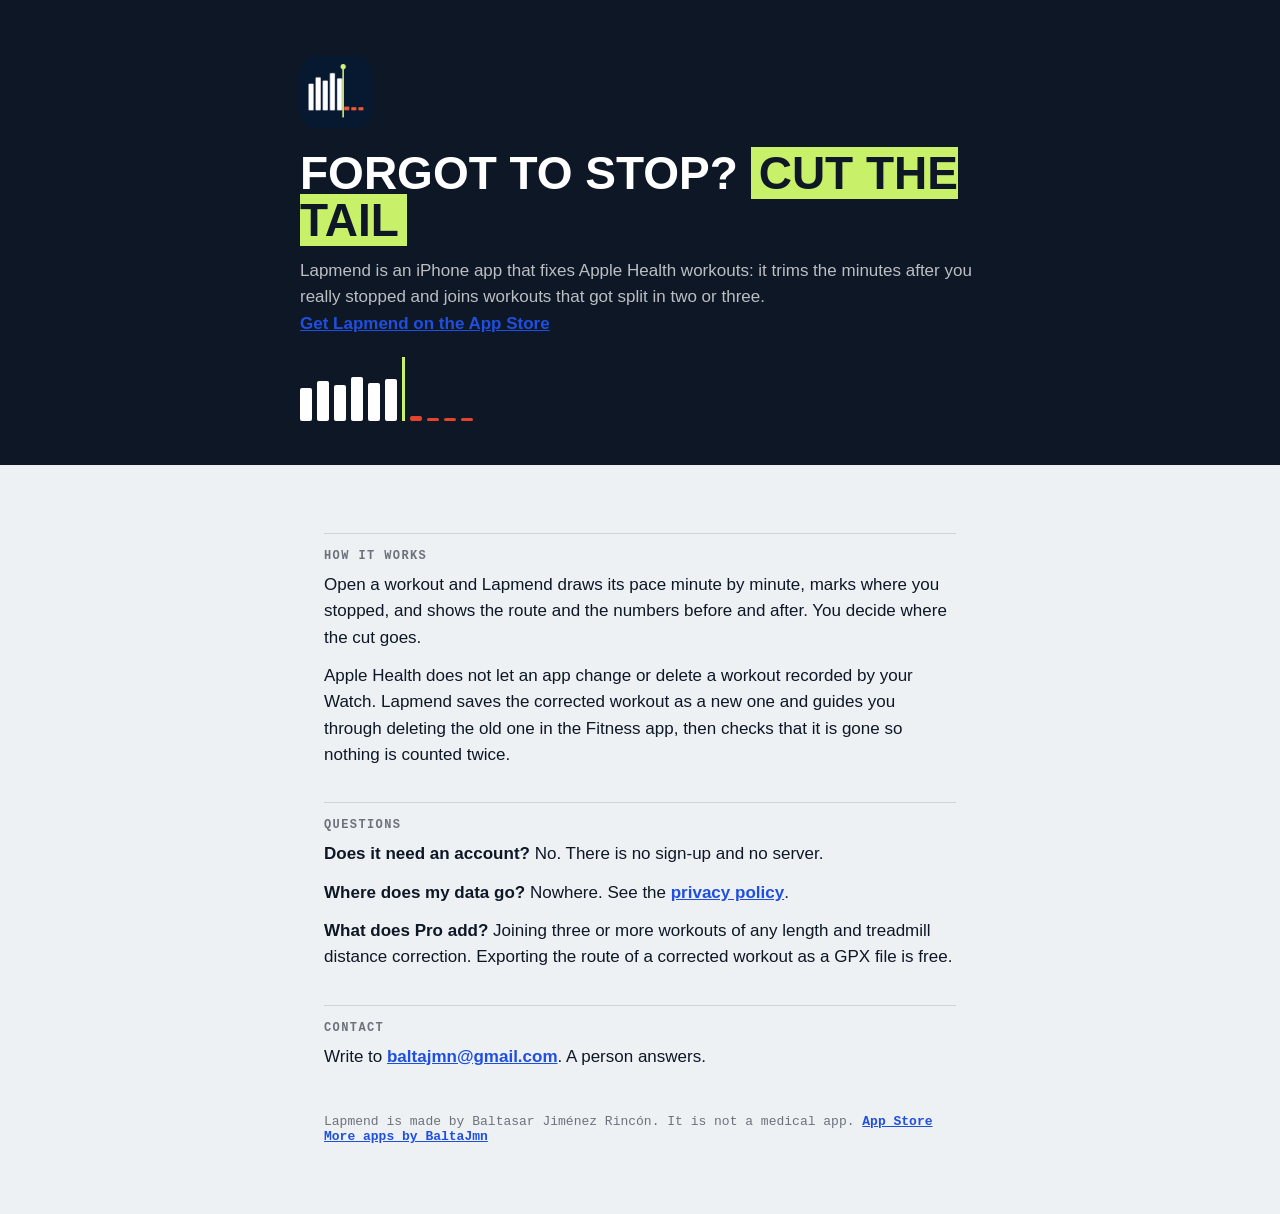
<file: index.html>
<!doctype html>
<html lang="en">
<meta charset="utf-8">
<meta name="viewport" content="width=device-width, initial-scale=1">
<title>Lapmend: trim and merge Apple Health workouts</title>
<link rel="canonical" href="https://lapmend.baltajmn.dev/">
<meta name="description" content="Lapmend cuts the dead end off a workout you forgot to stop and joins workouts that got split, on your iPhone.">
<link rel="icon" href="/assets/icon-180.png">
<link rel="stylesheet" href="/assets/site.css">
<header><div>
  <img src="/assets/icon-180.png" alt="Lapmend icon">
  <h1>Forgot to stop? <b>Cut the tail</b></h1>
  <p>Lapmend is an iPhone app that fixes Apple Health workouts: it trims the minutes after you really stopped and joins workouts that got split in two or three.</p>
<p><a href="https://apps.apple.com/app/apple-store/id6835494207?pt=129564006&amp;ct=web-home&amp;mt=8">Get Lapmend on the App Store</a></p>
  <div class="bars"><i style="height:60%"></i><i style="height:74%"></i><i style="height:66%"></i><i style="height:82%"></i><i style="height:70%"></i><i style="height:78%"></i><u></u><i class="x" style="height:9%"></i><i class="x" style="height:6%"></i><i class="x" style="height:6%"></i><i class="x" style="height:6%"></i></div>
</div></header>
<main>
  <h2>How it works</h2>
  <p>Open a workout and Lapmend draws its pace minute by minute, marks where you stopped, and shows the route and the numbers before and after. You decide where the cut goes.</p>
  <p>Apple Health does not let an app change or delete a workout recorded by your Watch. Lapmend saves the corrected workout as a new one and guides you through deleting the old one in the Fitness app, then checks that it is gone so nothing is counted twice.</p>
  <h2>Questions</h2>
  <p><b>Does it need an account?</b> No. There is no sign-up and no server.</p>
  <p><b>Where does my data go?</b> Nowhere. See the <a href="/privacy/">privacy policy</a>.</p>
  <p><b>What does Pro add?</b> Joining three or more workouts of any length and treadmill distance correction. Exporting the route of a corrected workout as a GPX file is free.</p>
  <h2>Contact</h2>
  <p>Write to <a href="mailto:baltajmn@gmail.com?subject=Lapmend">baltajmn@gmail.com</a>. A person answers.</p>
  <footer>Lapmend is made by Baltasar Jiménez Rincón. It is not a medical app. <a href="https://apps.apple.com/app/apple-store/id6835494207?pt=129564006&amp;ct=web-home&amp;mt=8">App Store</a> <a href="https://baltajmn.dev/">More apps by BaltaJmn</a></footer>
</main>
</html>
</file>
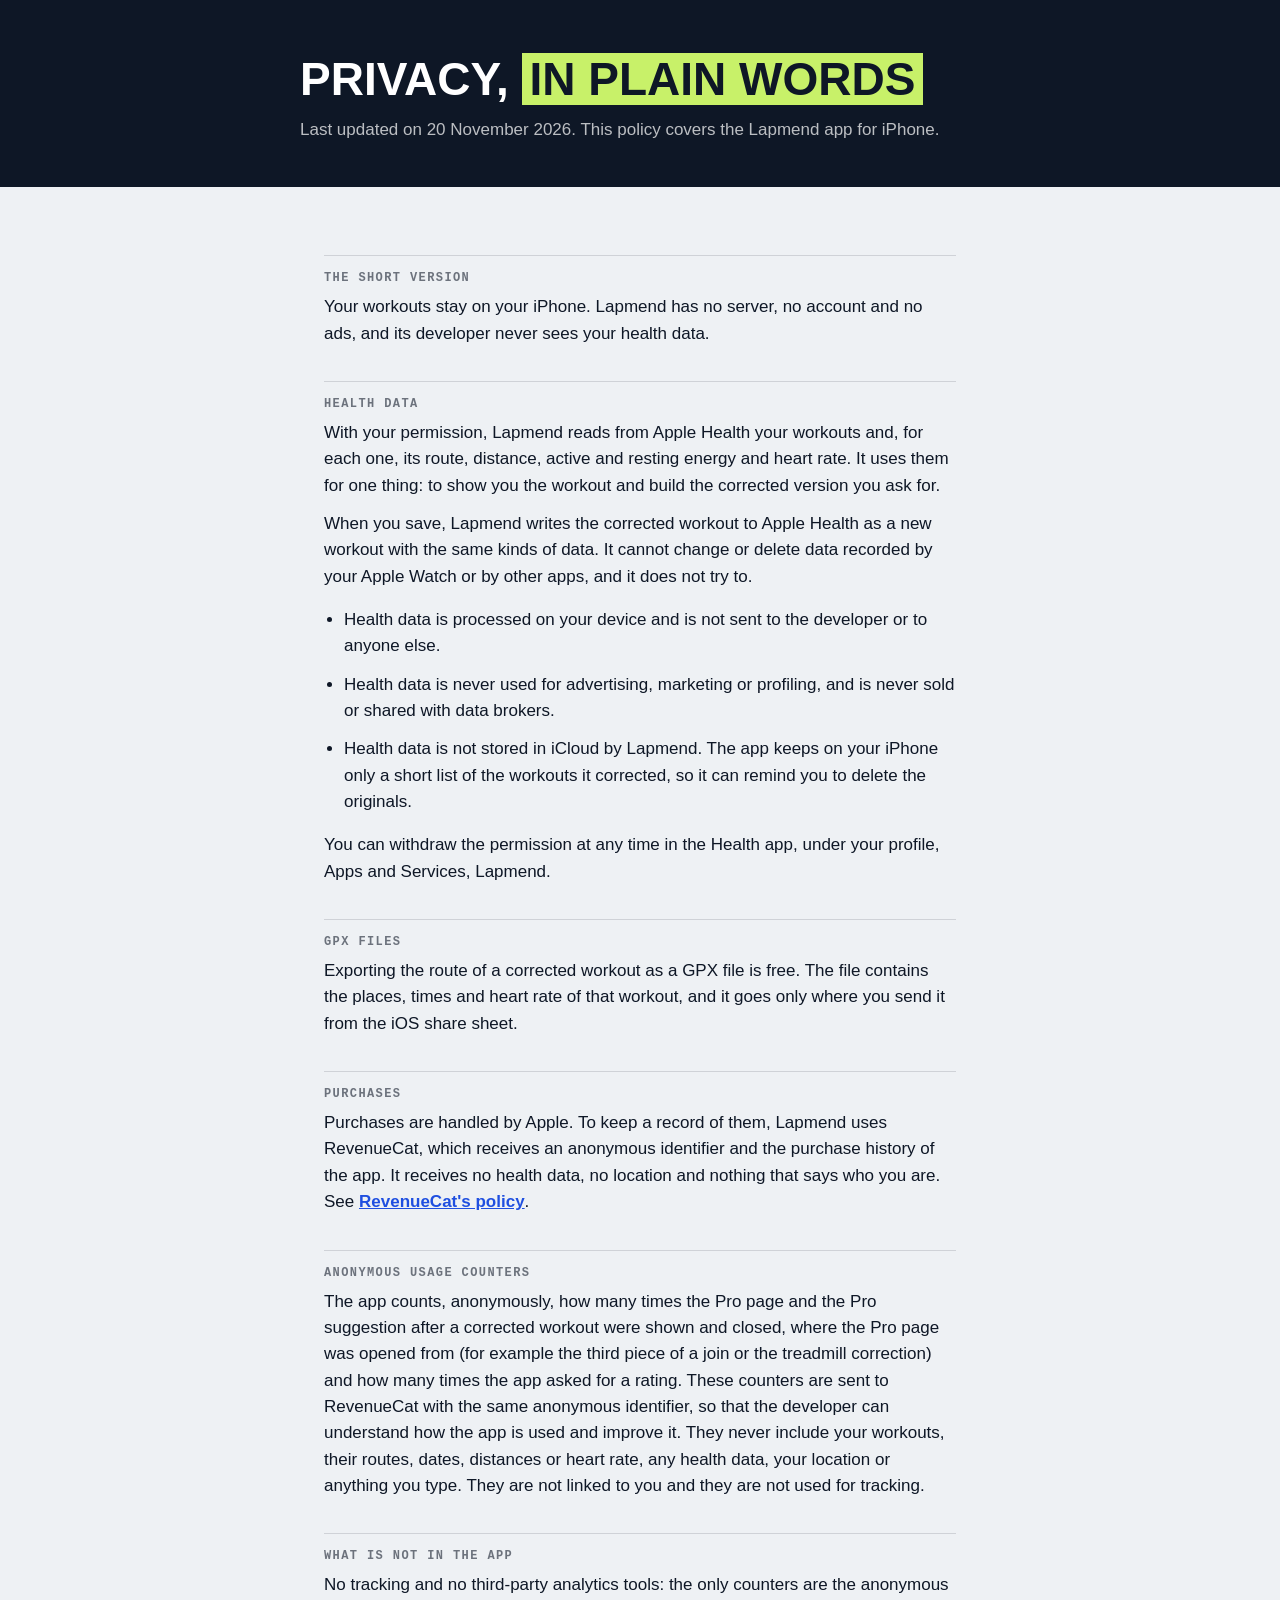
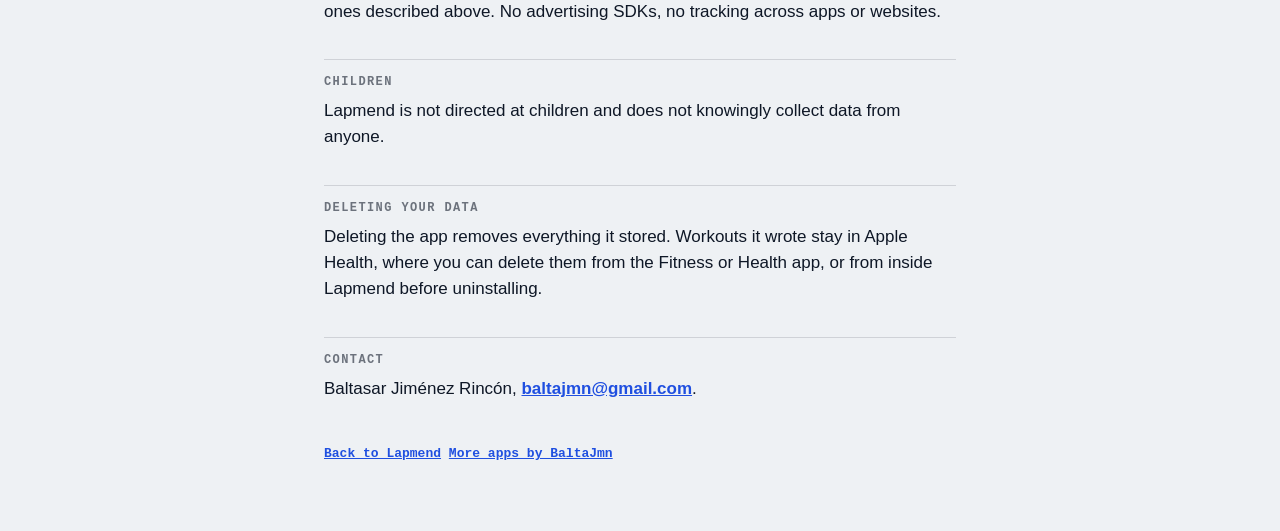
<file: privacy/index.html>
<!doctype html>
<html lang="en">
<meta charset="utf-8">
<meta name="viewport" content="width=device-width, initial-scale=1">
<title>Lapmend privacy policy</title>
<link rel="icon" href="/assets/icon-180.png">
<link rel="stylesheet" href="/assets/site.css">
<header><div>
  <h1>Privacy, <b>in plain words</b></h1>
  <p>Last updated on 20 November 2026. This policy covers the Lapmend app for iPhone.</p>
</div></header>
<main>
  <h2>The short version</h2>
  <p>Your workouts stay on your iPhone. Lapmend has no server, no account and no ads, and its developer never sees your health data.</p>
  <h2>Health data</h2>
  <p>With your permission, Lapmend reads from Apple Health your workouts and, for each one, its route, distance, active and resting energy and heart rate. It uses them for one thing: to show you the workout and build the corrected version you ask for.</p>
  <p>When you save, Lapmend writes the corrected workout to Apple Health as a new workout with the same kinds of data. It cannot change or delete data recorded by your Apple Watch or by other apps, and it does not try to.</p>
  <ul>
    <li>Health data is processed on your device and is not sent to the developer or to anyone else.</li>
    <li>Health data is never used for advertising, marketing or profiling, and is never sold or shared with data brokers.</li>
    <li>Health data is not stored in iCloud by Lapmend. The app keeps on your iPhone only a short list of the workouts it corrected, so it can remind you to delete the originals.</li>
  </ul>
  <p>You can withdraw the permission at any time in the Health app, under your profile, Apps and Services, Lapmend.</p>
  <h2>GPX files</h2>
  <p>Exporting the route of a corrected workout as a GPX file is free. The file contains the places, times and heart rate of that workout, and it goes only where you send it from the iOS share sheet.</p>
  <h2>Purchases</h2>
  <p>Purchases are handled by Apple. To keep a record of them, Lapmend uses RevenueCat, which receives an anonymous identifier and the purchase history of the app. It receives no health data, no location and nothing that says who you are. See <a href="https://www.revenuecat.com/privacy">RevenueCat's policy</a>.</p>
  <h2>Anonymous usage counters</h2>
  <p>The app counts, anonymously, how many times the Pro page and the Pro suggestion after a corrected workout were shown and closed, where the Pro page was opened from (for example the third piece of a join or the treadmill correction) and how many times the app asked for a rating. These counters are sent to RevenueCat with the same anonymous identifier, so that the developer can understand how the app is used and improve it. They never include your workouts, their routes, dates, distances or heart rate, any health data, your location or anything you type. They are not linked to you and they are not used for tracking.</p>
  <h2>What is not in the app</h2>
  <p>No tracking and no third-party analytics tools: the only counters are the anonymous ones described above. No advertising SDKs, no tracking across apps or websites.</p>
  <h2>Children</h2>
  <p>Lapmend is not directed at children and does not knowingly collect data from anyone.</p>
  <h2>Deleting your data</h2>
  <p>Deleting the app removes everything it stored. Workouts it wrote stay in Apple Health, where you can delete them from the Fitness or Health app, or from inside Lapmend before uninstalling.</p>
  <h2>Contact</h2>
  <p>Baltasar Jiménez Rincón, <a href="mailto:baltajmn@gmail.com?subject=Lapmend%20privacy">baltajmn@gmail.com</a>.</p>
  <footer><a href="/">Back to Lapmend</a> <a href="https://baltajmn.dev/">More apps by BaltaJmn</a></footer>
</main>
</html>
</file>
<file: assets/site.css>
:root { --ink: #0E1726; --chalk: #EEF1F4; --keep: #1F4FE0; --cut: #E5432D; --lime: #C8F169; }
* { box-sizing: border-box; }
body { margin: 0; background: var(--chalk); color: var(--ink); font: 17px/1.55 -apple-system, "Helvetica Neue", Arial, sans-serif; }
header { background: var(--ink); color: #fff; padding: 56px 24px 44px; }
header div, main { max-width: 680px; margin: 0 auto; }
header img { width: 72px; height: 72px; border-radius: 16px; display: block; margin-bottom: 22px; }
h1 { font: 800 46px/1.02 "HelveticaNeue-CondensedBlack", "Arial Narrow", sans-serif; text-transform: uppercase; margin: 0 0 14px; }
h1 b { background: var(--lime); color: var(--ink); padding: 0 8px; }
header p { color: #ffffffb8; margin: 0; }
main { padding: 34px 24px 70px; }
h2 { font: 600 12px/1 Menlo, monospace; letter-spacing: 1.4px; text-transform: uppercase; color: #0E172694; margin: 34px 0 10px;
     padding-top: 16px; border-top: 1px solid #0E172624; }
p, li { margin: 0 0 12px; }
ul { padding-left: 20px; }
a { color: var(--keep); font-weight: 600; }
.bars { display: flex; align-items: flex-end; gap: 5px; height: 54px; margin-top: 30px; }
.bars i { width: 12px; background: #fff; border-radius: 2px; }
.bars i.x { background: var(--cut); }
.bars u { width: 3px; height: 64px; background: var(--lime); }
footer { font: 13px Menlo, monospace; color: #0E172694; margin-top: 44px; }
</file>
